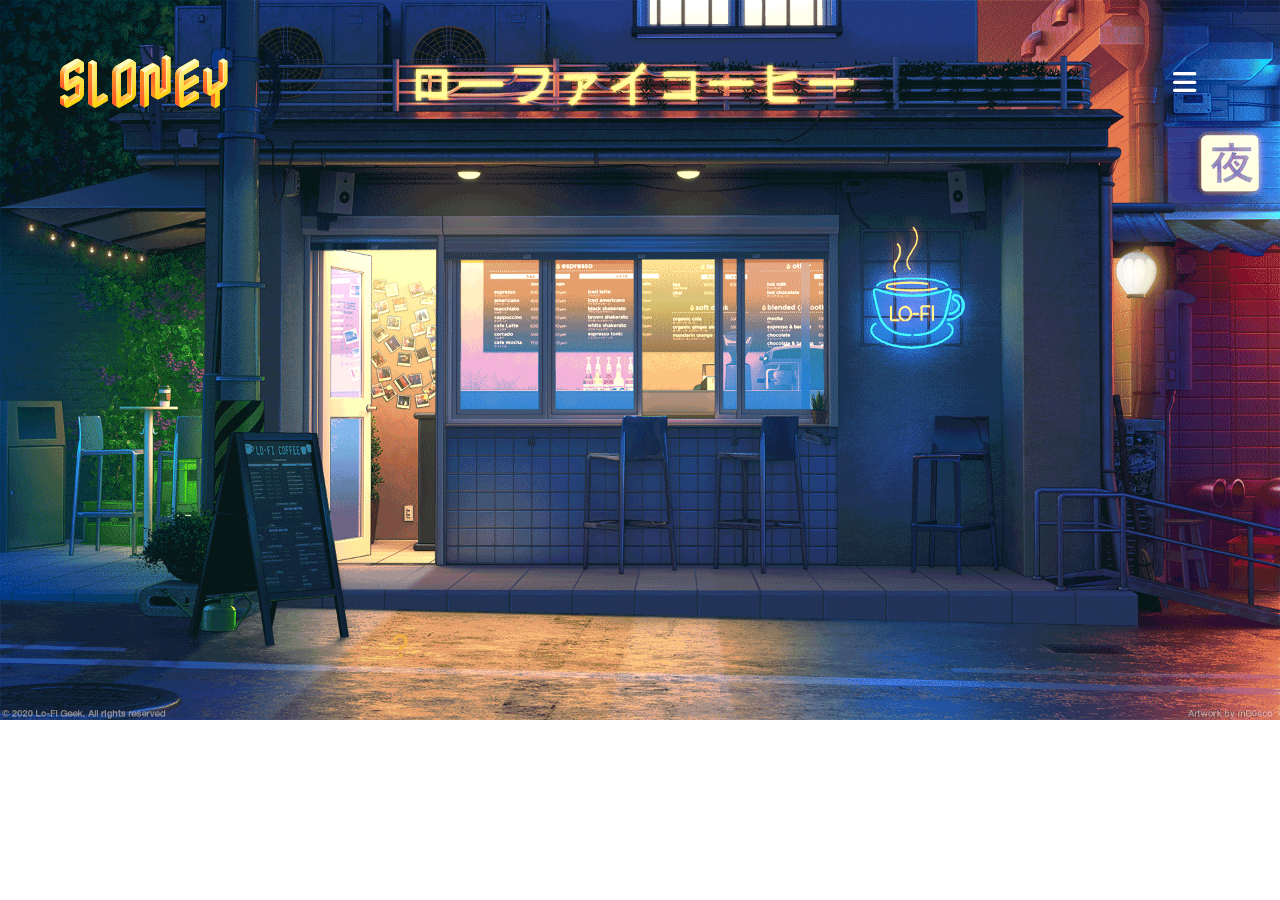
<file: index.html>
<!DOCTYPE html>
<html>
    <head>
        <meta charset="utf-8">
        <title>SLONEY</title>
        <link href="style.css" rel="stylesheet">
        <link rel="preconnect" href="https://fonts.googleapis.com">
        <link rel="preconnect" href="https://fonts.gstatic.com" crossorigin>
        <link rel="stylesheet" href="https://fonts.googleapis.com/css2?family=Nabla&display=swap">
        <link rel="stylesheet" href="https://cdnjs.cloudflare.com/ajax/libs/font-awesome/6.4.2/css/all.min.css">
    </head>
    <body id="main">
        <header>
            <a href="index.html"><h1 id="title"><b>SLONEY</b></h1></a>
            <embed src="image/lofi-chill-medium-version-159456.mp3" autostart=true hidden=true loop=infinite></embed>
        </header>
        <nav>
            <button class="questionbtn" type="button" onclick="location.href='question.html'">
                <i class="fa-solid fa-bars fa-beat-fade fa-2xl" style="color: #ffffff;"></i></button>
        </nav>
        <section>
            <article>
                <button class="indexbtn" type="button" onclick="location.href='setup.html'">
                    <i class="fa-solid fa-question fa-fade fa-2xl" style="color: #f1af46;"></i></button>
            </article>
        </section>
    </body>
</html>
</file>
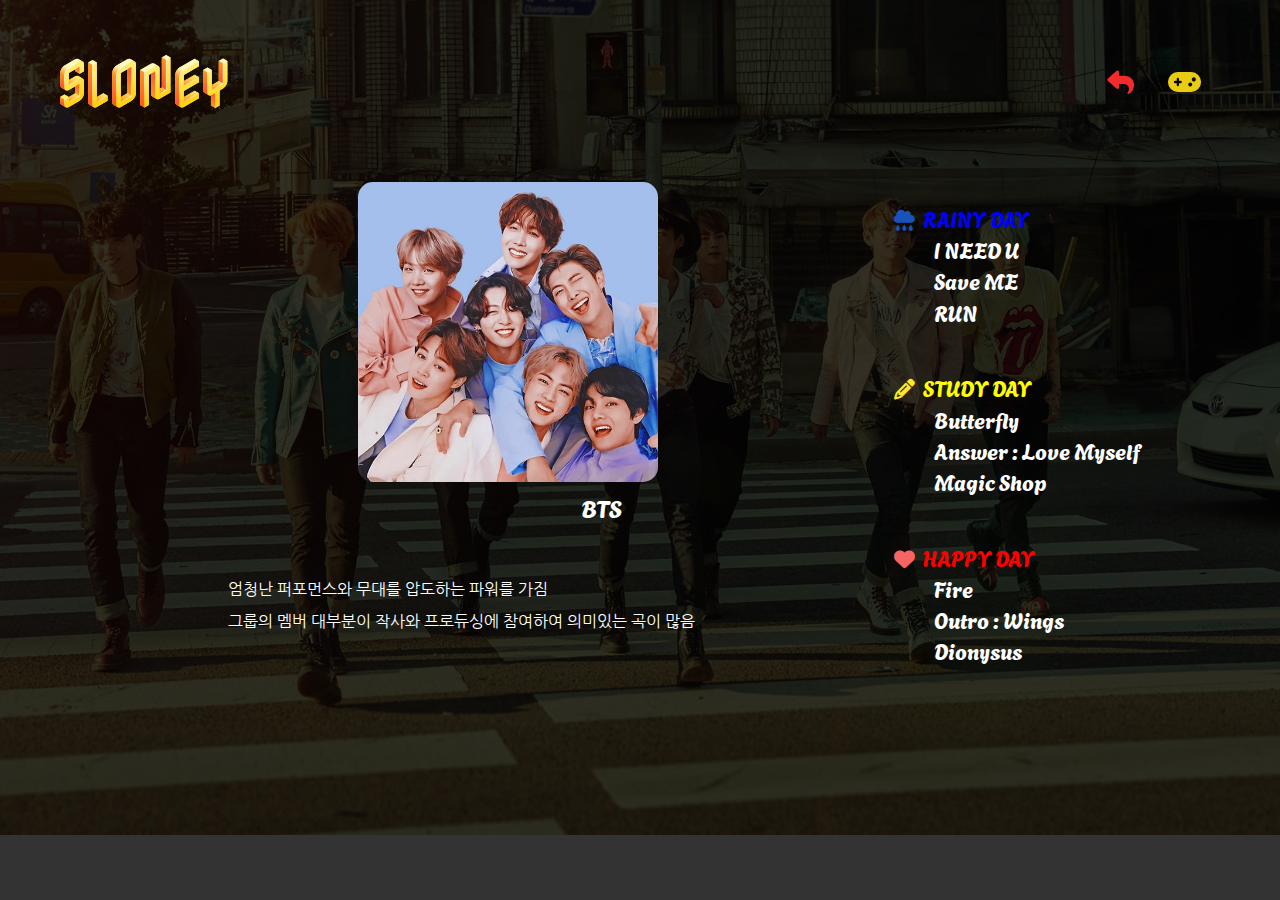
<file: bts.html>
<!DOCTYPE html>
<html>
    <head>
        <meta charset="utf-8">
        <title>SLONEY</title>
        <link href="style.css" rel="stylesheet">
        <link rel="preconnect" href="https://fonts.googleapis.com">
        <link rel="preconnect" href="https://fonts.gstatic.com" crossorigin>
        <link href="https://fonts.googleapis.com/css2?family=Agbalumo&family=Nabla&family=Nanum+Gothic:wght@700&display=swap" rel="stylesheet">  
        <link rel="stylesheet" href="https://cdnjs.cloudflare.com/ajax/libs/font-awesome/6.4.2/css/all.min.css">
    </head>
    <body id="btspage">
        <header>
            <a href="index.html"><h1 id="title"><b>SLONEY</b></h1></a>
        </header>
        <nav>
            <button class="gamebtn" type="button" onclick="location.href='gamemusic.html'">
                <i class="fa-solid fa-gamepad fa-2xl" style="color: #eacd12;"></i></button>
            <button class="rebtn" type="button" onclick="location.href='setup.html'">
                <i class="fas fa-regular fa-reply fa-2xl" style="color: #f22c2c;"></i></button>
        </nav>
        <div id="layout">
            <div class="list">
                    <div id="img">
                        <img src="image/btsimg.jpg">
                        <span id="artistname"><br>BTS</span>
                        <div id="t">
                            <br><p>엄청난 퍼포먼스와 무대를 압도하는 파워를 가짐<br>
                                그룹의 멤버 대부분이 작사와 프로듀싱에 참여하여 의미있는 곡이 많음</p>
                        </div>
                    </div>
            </div>
            <div class="list">
                <ul class="mood">
                    <li id="rainy"><i class="fas fa-regular fa-cloud-rain fa-bounce" style="color: #1753ba;"></i>&nbsp;&nbsp;RAINY DAY</li>
                    <ul>
                        <li>I NEED U</li>
                        <li>Save ME</li>
                        <li>RUN</li>
                    </ul>
                </ul>
                <br>
                <ul class="mood">
                    <li id="study"><i class="fa-solid fa-pencil fa-bounce" style="color: #fae829;"></i>&nbsp;&nbsp;STUDY DAY</li>
                    <ul>
                        <li>Butterfly</li>
                        <li>Answer : Love Myself</li>
                        <li>Magic Shop</li>
                    </ul>
                </ul>
                <br>
                <ul class="mood">
                    <li id="happy"><i class="fa-solid fa-heart fa-bounce" style="color: #f76464;"></i>&nbsp;&nbsp;HAPPY DAY</li>
                    <ul>
                        <li>Fire</li>
                        <li>Outro : Wings</li>
                        <li>Dionysus</li>
                    </ul>
                </ul>
            </div>
        </div>
    </body>
</html>
</file>
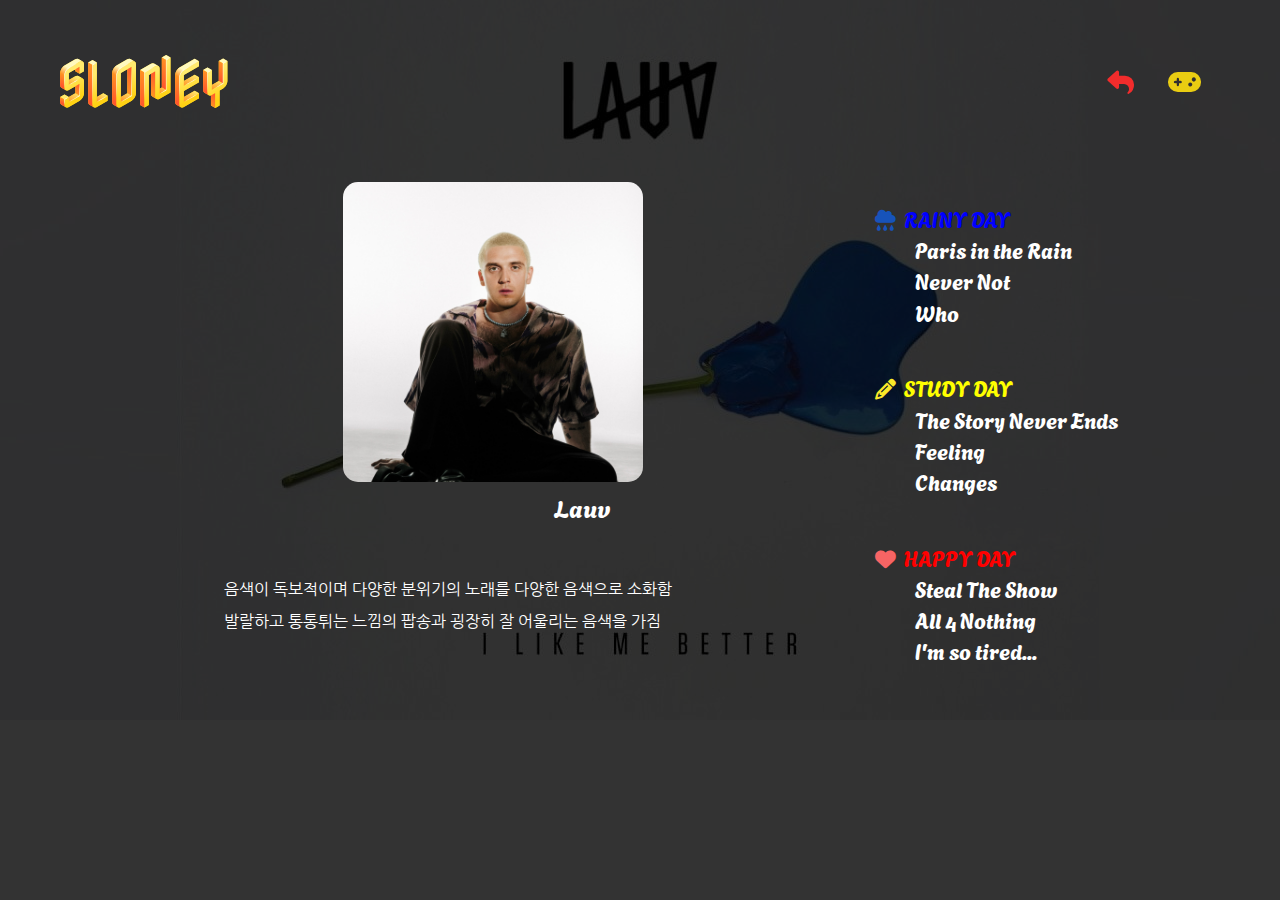
<file: lauv.html>
<!DOCTYPE html>
<html>
    <head>
        <meta charset="utf-8">
        <title>SLONEY</title>
        <link href="style.css" rel="stylesheet">
        <link rel="preconnect" href="https://fonts.googleapis.com">
        <link rel="preconnect" href="https://fonts.gstatic.com" crossorigin>
        <link href="https://fonts.googleapis.com/css2?family=Agbalumo&family=Nabla&family=Nanum+Gothic:wght@700&display=swap" rel="stylesheet">  
        <link rel="stylesheet" href="https://cdnjs.cloudflare.com/ajax/libs/font-awesome/6.4.2/css/all.min.css">
    </head>
    <body id="lauvpage">
        <header>
            <a href="index.html"><h1 id="title"><b>SLONEY</b></h1></a>
        </header>
        <nav>
            <button class="gamebtn" type="button" onclick="location.href='gamemusic.html'">
                <i class="fa-solid fa-gamepad fa-2xl" style="color: #eacd12;"></i></button>
            <button class="rebtn" type="button" onclick="location.href='setup.html'">
                <i class="fas fa-regular fa-reply fa-2xl" style="color: #f22c2c;"></i></button>
        </nav>
        <div id="layout">
                <div class="list">
                        <div id="img">
                            <img src="image/lauvimg.jpg">
                            <span id="artistname"><br>Lauv</span>
                            <div id="t">
                                <br><p>음색이 독보적이며 다양한 분위기의 노래를 다양한 음색으로 소화함<br>
                                발랄하고 통통튀는 느낌의 팝송과 굉장히 잘 어울리는 음색을 가짐</p>
                            </div>
                        </div>
                </div>
                <div class="list">
                    <ul class="mood">
                        <li id="rainy"><i class="fas fa-regular fa-cloud-rain fa-bounce" style="color: #1753ba;"></i>&nbsp;&nbsp;RAINY DAY</li>
                        <ul>
                            <li>Paris in the Rain</li>
                            <li>Never Not</li>
                            <li>Who</li>
                        </ul>
                    </ul>
                    <br>
                    <ul class="mood">
                        <li id="study"><i class="fa-solid fa-pencil fa-bounce" style="color: #fae829;"></i>&nbsp;&nbsp;STUDY DAY</li>
                        <ul>
                            <li>The Story Never Ends</li>
                            <li>Feeling</li>
                            <li>Changes</li>
                        </ul>
                    </ul>
                    <br>
                    <ul class="mood">
                        <li id="happy"><i class="fa-solid fa-heart fa-bounce" style="color: #f76464;"></i>&nbsp;&nbsp;HAPPY DAY</li>
                        <ul>
                            <li>Steal The Show</li>
                            <li>All 4 Nothing</li>
                            <li>I'm so tired...</li>
                        </ul>
                    </ul>
                </div>
        </div>
    </body>
</html>
</file>
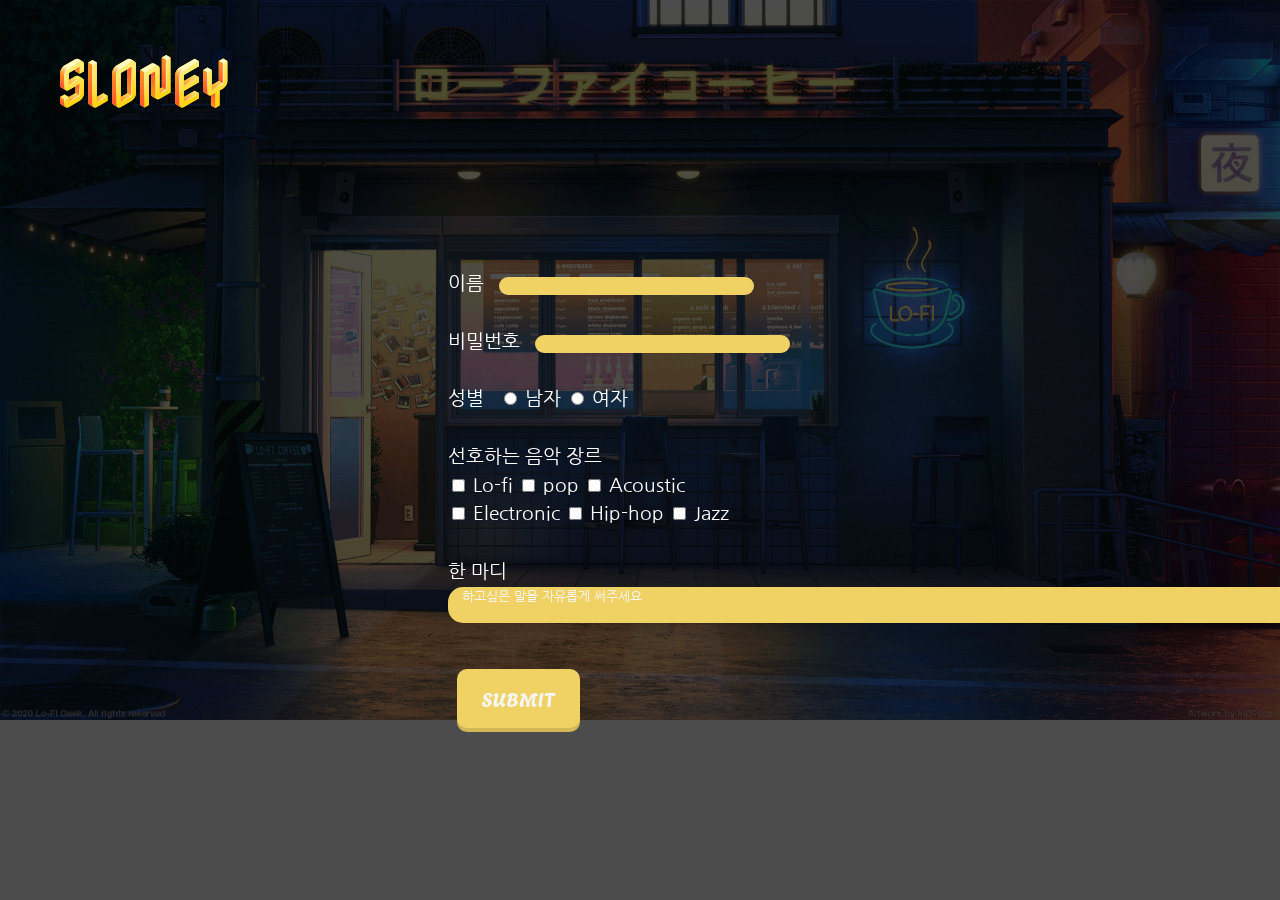
<file: question.html>
<!DOCTYPE html>
<html>
    <head>
        <meta charset="utf-8">
        <title>SLONEY</title>
        <link href="style.css" rel="stylesheet">
        <link rel="preconnect" href="https://fonts.googleapis.com">
        <link rel="preconnect" href="https://fonts.gstatic.com" crossorigin>
        <link href="https://fonts.googleapis.com/css2?family=Agbalumo&family=Nabla&family=Nanum+Gothic:wght@700&display=swap" rel="stylesheet">  
        <link rel="stylesheet" href="https://cdnjs.cloudflare.com/ajax/libs/font-awesome/6.4.2/css/all.min.css">
    </head>
    <body id="question">
        <header>
            <a href="index.html"><h1 id="title"><b>SLONEY</b></h1></a>
        </header>
        <section>
            <form method="post">
                <label for="name">이름&nbsp;&nbsp;</label>
                <input id="name" type="text"><br><br>

                <label for="password">비밀번호&nbsp;&nbsp;</label>
                <input id="password" type="password"><br><br>

                <label for="gender">성별&nbsp;&nbsp;</label>
                <input class="gender" id="man" type="radio" name="gender" value="m"> 
                <label for="man">남자</label> 
                <input class="gender" id="woman" type="radio" name="gender" value="w">
                <label for="woman">여자</label><br><br>

                <label for="music">선호하는 음악 장르</label><br>
                <input class="music" id="lofi" type="checkbox" name="music" value="lofi">
                <label for="lofi">Lo-fi</label>
                <input class="music" id="pop" type="checkbox" name="music" value="pop">
                <label for="pop">pop</label>
                <input class="music" id="acoustic" type="checkbox" name="music" value="acoustic">
                <label for="acoustic">Acoustic</label> <br>
                <input class="music" id="electronic" type="checkbox" name="music" value="electronic">
                <label for="electronic">Electronic</label>
                <input class="music" id="hiphop" type="checkbox" name="music" value="hiphop">
                <label for="hiphop">Hip-hop</label>
                <input class="music" id="jazz" type="checkbox" name="music" value="jazz">
                <label for="jazz">Jazz</label> <br><br>

                <label for="textarea">한 마디</label><br>
                <textarea id="textarea" cols="80px" rows="2em">   하고싶은 말을 자유롭게 써주세요</textarea><br><br>

                <a href="#" id="submitbtn">SUBMIT</a>
            </form>
        </section>
    </body>
</html>
</file>
<file: style.css>
/* index.html */
#main {
    background-image: url('image/Lo-Fi Coffee, Bogdan mB0sco.gif');
    background-repeat: no-repeat;
    background-size: cover;
}
#title {
    font-size: 50px;
    font-family: 'Nabla';
    text-indent: 1em;
}
header a {
    text-decoration-line: none;
    display: inline-block;
}
.indexbtn {
    background-color:transparent;
    border: none;
    width: 32px;
    height: 32px;
    cursor: pointer;
    position: fixed;
    top: 70%;
    left: 30%;
}
.questionbtn {
    background-color:transparent;
    border: none;
    width: 64px;
    height: 64px;
    cursor: pointer;
    position: fixed;
    top: 50px;
    left: 90%;
}
/*question.html*/
#question {
    background: rgba(0, 0, 0, 0.7) url('image/Lo-Fi Coffee, Bogdan mB0sco.gif');
    background-repeat: no-repeat;
    background-size: cover;
    background-blend-mode: darken;
    overflow: hidden;
}
#question section {
    color: white;
    font-family: 'Nanum Gothic';
    font-size: 120%;
}
#question form {
    position: fixed;
    top: 30%;
    left: 35%;
    line-height: 1.5em;
}
#question input, #question textarea {
    background-color: #f0d264;
    border: 0;
    border-radius: 15px;
    outline: none;
    font-family: 'Nanum Gothic';
    color: whitesmoke;
}
#submitbtn {
    box-sizing: border-box;
    margin: 9px;
    background-color: #f0d264;
    border-radius: 10px;
    position: relative;
    border: 0;
    padding: 15px 25px;
    display: inline-block;
    text-align: center;
    color: whitesmoke;
    box-shadow:0px 4px 0px #D1B757;
    text-decoration-line: none;
    font-family: 'Agbalumo';
}
#submitbtn:active {
    top: 4px; 
    box-shadow: 0 0 #ff4c4b; 
    background-color: #D6BB59;
}
/* setup.html */
#setup {
    background: rgba(0, 0, 0, 0.7) url('image/Lo-Fi Coffee, Bogdan mB0sco.gif');
    background-repeat: no-repeat;
    background-size: cover;
    background-blend-mode: darken;
    overflow: scroll;
}
article h1, footer h1 {
    font-family: 'Nabla';
    position: relative;
    left: 10%;
    font-size: 200%;
}
#navi, #youtube {
    text-align: center;
}
#navi > li, #youtube > li {
    display: inline-block;
    position: relative;
    margin-bottom: 3%;
}
#navi > li > a, #youtube > li > a {
    display: block; 
    position: relative;
    margin-right: 100px;
    margin-left: 100px;
    text-decoration-line: none;
}
#navi > li > a > img {
    width: 225px;
    height: 225px;
    margin-bottom: 20px;
    border-radius: 15px;
}
#navi > li > a > span {
    position: relative;
    color: white;
    font-size: 150%;
    font-family: 'Agbalumo';
}
#bts {
    object-fit: cover;
}
#youtube > li > a > img {
    width: 70px;
    height: 70px;
    border-radius: 15px;
}
#youtube > li > a > span {
    position: relative;
    color: white;
    font-size: 130%;
    font-family: 'Nanum Gothic';
}
/*puth.html*/
#puthpage {
    background: rgba(0, 0, 0, 0.8) url('image/puthbg.jpg');
    background-repeat: no-repeat;
    background-size: cover;
    background-blend-mode: darken;
    overflow: scroll;
}
.gamebtn {
    background-color:transparent;
    border: none;
    width: 64px;
    height: 64px;
    cursor: pointer;
    position: fixed;
    top: 50px;
    left: 90%;
}
.rebtn {
    background-color:transparent;
    border: none;
    width: 64px;
    height: 64px;
    cursor: pointer;
    position: fixed;
    top: 50px;
    left: 85%;
}
#layout {
    overflow: hidden;
    text-align: center;
}
.list {
    float: left;
    position: relative;
    margin-top: 2%;
    margin-left: 10%;
    margin-right: 10%;
}
#layout img {
    width: 300px;
    height: 300px;
    object-fit: cover;
    position: relative;
    left: 30%;
    border-radius: 15px;
}
#artistname {
    position: relative;
    left: 50%;
    color: white;
    font-size: 150%;
    font-family: 'Agbalumo';
}
#t {
    position: relative;
    text-align: left;
    color: white;
    left: 20%;
    font-family: 'Nanum Gothic';
    font-size: 100%;
    line-height: 2em;
}
.mood {
    font-family: 'Agbalumo';
    text-align: center;
    color: white;
    font-size: 130%;
    line-height: 1.5em;
    margin-bottom: 2%;
}
.mood ul, .mood li {
    position: relative;
    text-align: left;
    list-style-type: none;
}
#rainy {color: blue;}
#study {color: yellow;}
#happy {color: red;}
/*bts.html*/
#btspage {
    background: rgba(0, 0, 0, 0.8) url('image/btsbg.jpg');
    background-repeat: no-repeat;
    background-size: cover;
    background-blend-mode: darken;
    overflow: hidden;
}
/*lauv.html*/
#lauvpage {
    background: rgba(0, 0, 0, 0.8) url('image/lauvbg.jpg');
    background-repeat: no-repeat;
    background-size: cover;
    background-blend-mode: darken;
    overflow: hidden;
}
/*gamemusic.html*/
#lostark {
    background: url('image/lostark.png');
    background-repeat: no-repeat;
    background-size: cover;
    background-blend-mode: darken;
    overflow: hidden;
}
#lostark > header > div > a {
    visibility: hidden;
}
</file>
